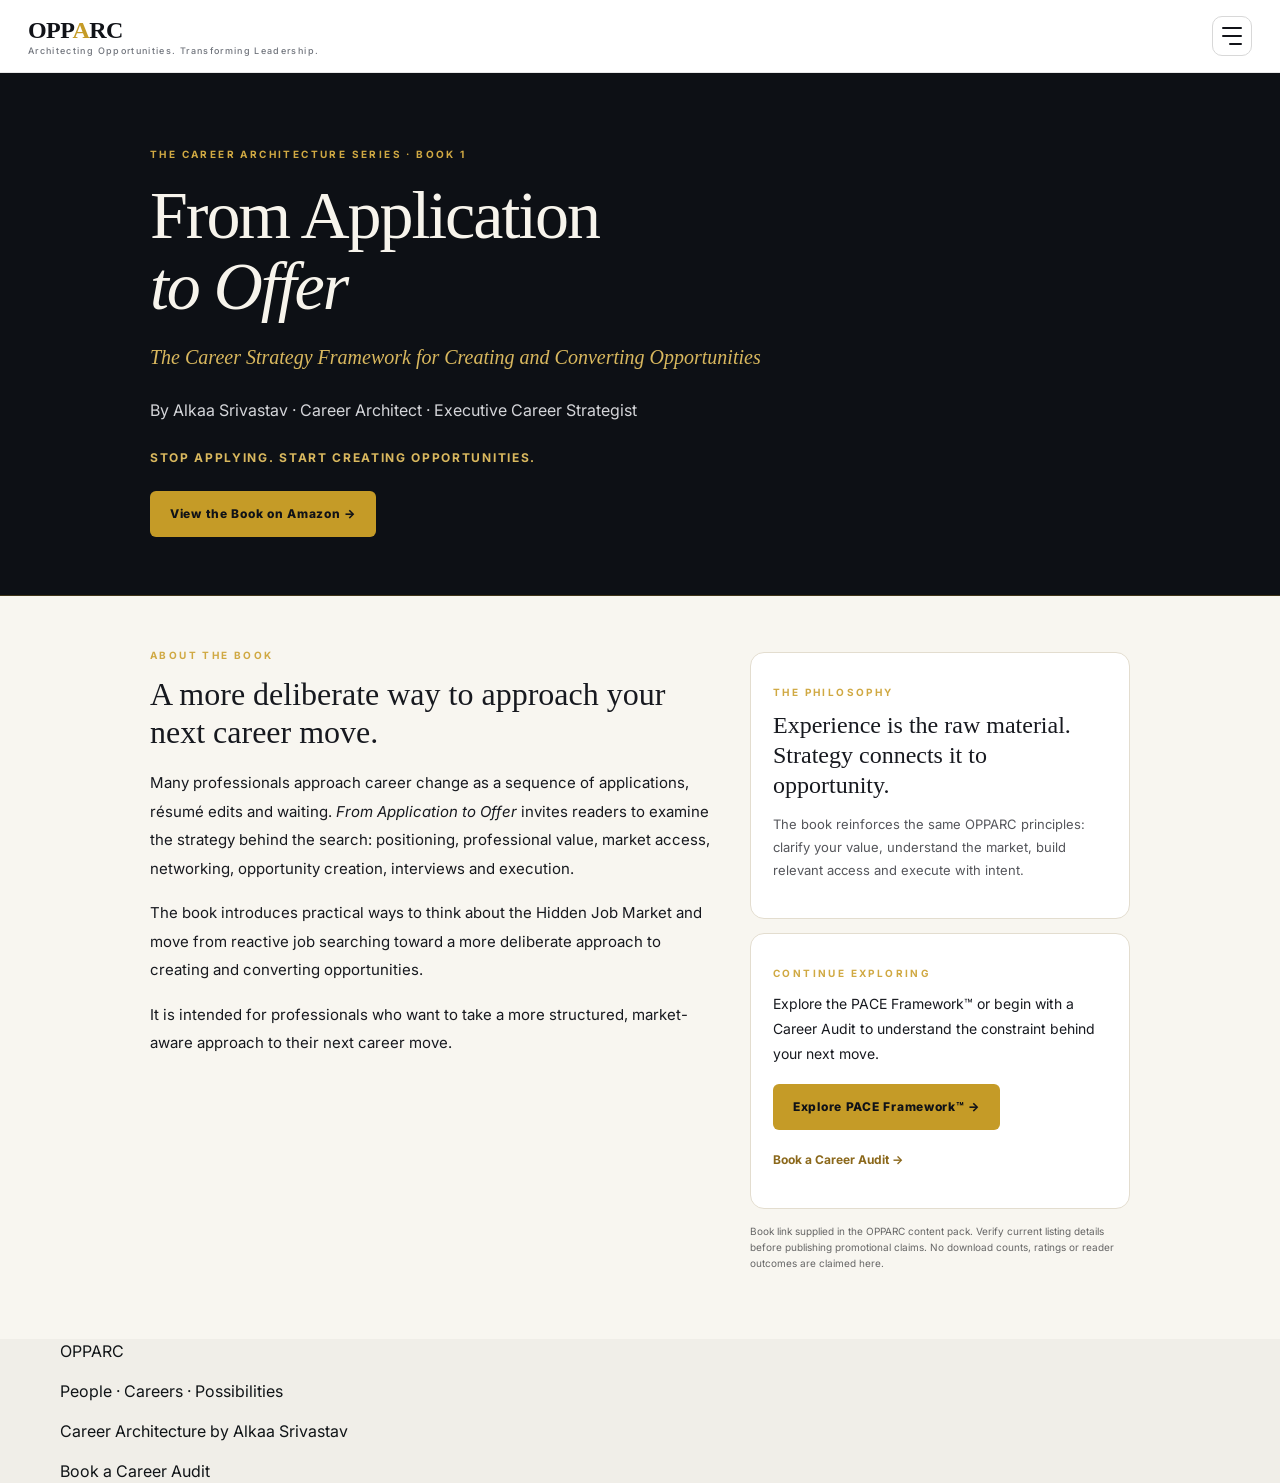
<file: book.html>
<!doctype html>
<html lang="en">
<head>
<meta charset="UTF-8"><meta name="viewport" content="width=device-width,initial-scale=1">
<title>From Application to Offer by Alkaa Srivastav | OPPARC</title>
<meta name="description" content="From Application to Offer by Alkaa Srivastav: a career strategy framework for creating and converting opportunities beyond application-led job searching.">
<link rel="stylesheet" href="css/style.css"><link rel="stylesheet" href="css/opparc-menu.css">
<style>
.book-hero{background:#0d1015;color:#f7f4ec;padding:64px 22px 58px;border-bottom:1px solid #c59b2744}
.book-wrap{max-width:980px;margin:auto}.book-kicker{font-size:10px;letter-spacing:.24em;text-transform:uppercase;color:#d0a943;font-weight:700}
.book-title{font:500 clamp(38px,7vw,68px)/1.05 Georgia,serif;letter-spacing:-.03em;margin:18px 0}
.book-sub{font:italic 20px/1.45 Georgia,serif;color:#d9b85e;max-width:680px}
.book-content{background:#f8f6f0;color:#17191f;padding:42px 22px 58px}
.book-card{background:#fff;border:1px solid #e3ddcf;border-radius:14px;padding:22px;margin:14px 0}
.book-btn{display:inline-block;background:#c59b27;color:#101217;text-decoration:none;padding:14px 20px;border-radius:6px;font-size:12px;font-weight:800;letter-spacing:.06em}
@media(min-width:700px){.book-hero,.book-content{padding-left:7vw;padding-right:7vw}.book-content .book-wrap{display:grid;grid-template-columns:1.2fr .8fr;gap:30px;align-items:start}}
</style>
</head><body>
<header class="opparc-site-header"><div class="opparc-header-inner"><a class="opparc-brand" href="index.html" aria-label="OPPARC home"><span class="opparc-brand-mark">OPP<span class="gold">A</span>RC</span><span class="opparc-brand-tag">Architecting Opportunities. Transforming Leadership.</span></a><button class="opparc-menu-button" aria-label="Open menu" aria-expanded="false"><span></span><span></span><span></span></button></div></header>
<nav class="opparc-menu-panel" aria-label="Main navigation"><div class="opparc-menu-inner"><div class="opparc-menu-grid"><a class="opparc-menu-link" href="index.html">Home <span class="arrow">→</span></a><a class="opparc-menu-link" href="about.html">About Alkaa <span class="arrow">→</span></a><a class="opparc-menu-link" href="index.html#architecture">Career Architecture & PACE <span class="arrow">→</span></a><a class="opparc-menu-link" href="solutions.html">Work With Me <span class="arrow">→</span></a><a class="opparc-menu-link" href="media.html">Insights <span class="arrow">→</span></a><a class="opparc-menu-link is-active" href="book.html">The Book <span class="arrow">→</span></a><a class="opparc-menu-link" href="contact.html">Contact <span class="arrow">→</span></a></div><a class="opparc-menu-cta" href="contact.html">Book a Career Audit <span>→</span></a></div></nav><div class="opparc-menu-backdrop"></div>
<main>
<section class="book-hero"><div class="book-wrap"><p class="book-kicker">The Career Architecture Series · Book 1</p><h1 class="book-title">From Application<br><em>to Offer</em></h1><p class="book-sub">The Career Strategy Framework for Creating and Converting Opportunities</p><p style="max-width:680px;line-height:1.8;color:#d4d5d9;margin:24px 0">By Alkaa Srivastav · Career Architect · Executive Career Strategist</p><p style="font-size:12px;letter-spacing:.14em;text-transform:uppercase;color:#d9b85e;font-weight:700;margin-bottom:24px">Stop Applying. Start Creating Opportunities.</p><a class="book-btn" href="https://www.amazon.in/dp/B0HML3M55X" target="_blank" rel="noopener noreferrer">View the Book on Amazon →</a></div></section>
<section class="book-content"><div class="book-wrap"><div><p class="book-kicker">About the book</p><h2 style="font:500 32px/1.2 Georgia,serif;margin:12px 0 18px">A more deliberate way to approach your next career move.</h2><p style="font-size:15px;line-height:1.9;margin-bottom:16px">Many professionals approach career change as a sequence of applications, résumé edits and waiting. <em>From Application to Offer</em> invites readers to examine the strategy behind the search: positioning, professional value, market access, networking, opportunity creation, interviews and execution.</p><p style="font-size:15px;line-height:1.9;margin-bottom:16px">The book introduces practical ways to think about the Hidden Job Market and move from reactive job searching toward a more deliberate approach to creating and converting opportunities.</p><p style="font-size:15px;line-height:1.9">It is intended for professionals who want to take a more structured, market-aware approach to their next career move.</p></div><aside><div class="book-card"><p class="book-kicker">The philosophy</p><h3 style="font:500 24px/1.25 Georgia,serif;margin:10px 0">Experience is the raw material. Strategy connects it to opportunity.</h3><p style="font-size:13px;line-height:1.8;color:#55565b">The book reinforces the same OPPARC principles: clarify your value, understand the market, build relevant access and execute with intent.</p></div><div class="book-card"><p class="book-kicker">Continue exploring</p><p style="font-size:14px;line-height:1.8;margin:10px 0 18px">Explore the PACE Framework™ or begin with a Career Audit to understand the constraint behind your next move.</p><a class="book-btn" href="index.html#architecture">Explore PACE Framework™ →</a><p style="margin-top:16px"><a href="contact.html" style="color:#8b681b;font-weight:700;font-size:12px">Book a Career Audit →</a></p></div><p style="font-size:10px;color:#666;line-height:1.6">Book link supplied in the OPPARC content pack. Verify current listing details before publishing promotional claims. No download counts, ratings or reader outcomes are claimed here.</p></aside></div></section>
</main><footer class="footer"><div class="container"><a href="index.html">OPPARC</a><p>People · Careers · Possibilities</p><p>Career Architecture by Alkaa Srivastav</p><a href="contact.html">Book a Career Audit</a></div></footer>
<script src="js/opparc-menu.js"></script></body></html>
</file>
<file: css/style.css>
@import url('https://fonts.googleapis.com/css2?family=Cormorant+Garamond:wght@500;600;700&family=Inter:wght@400;500;600;700&display=swap');

:root{
  --ink:#11161a;--navy:#07131c;--ivory:#f7f3ea;--paper:#fbfaf6;
  --gold:#c99636;--gold-soft:#e4c37d;--cream:#f5e8c9;--line:#ddd5c5;
  --serif:"Cormorant Garamond",Georgia,serif;--sans:Inter,Arial,sans-serif;
}
*{box-sizing:border-box}
html{scroll-behavior:smooth}
body{margin:0;background:#efede7;color:var(--ink);font-family:var(--sans);line-height:1.5}
body,button,a{font-synthesis:none}
a{text-decoration:none;color:inherit}
button{font:inherit}
.container{width:min(720px,92%);margin-inline:auto}
.section{padding:68px 0}
.reveal{opacity:0;transform:translateY(18px);transition:opacity .7s ease,transform .7s ease}
.reveal.is-visible{opacity:1;transform:none}

.site-header{position:sticky;top:0;z-index:50;background:rgba(247,243,234,.96);backdrop-filter:blur(14px);border-bottom:1px solid rgba(17,22,26,.06)}
.nav{width:min(720px,92%);height:82px;display:flex;align-items:center;position:relative}
.logo{font:700 34px/.72 var(--serif);letter-spacing:-1.2px}
.logo span{color:var(--gold)}
.logo small{display:block;font:600 8px/1.25 var(--sans);letter-spacing:1.1px;margin-top:9px}
.nav-actions{margin-left:auto;display:flex;align-items:center}
.top-cta{background:var(--gold);color:#fff;padding:12px 16px;border-radius:2px;text-align:center;font-size:10px;line-height:1.25;letter-spacing:.1px;margin-right:18px;transition:transform .2s,background .2s}
.top-cta b{font-size:15px;margin-left:3px}.top-cta:hover{background:#b6812d;transform:translateY(-1px)}
.menu{width:30px;height:28px;padding:2px 0;background:none;border:0;cursor:pointer;display:flex;flex-direction:column;justify-content:center;gap:5px}
.menu span{height:1.5px;width:100%;background:#111;display:block;transition:transform .25s,opacity .25s}
.navlinks{display:none;position:absolute;right:0;top:72px;background:var(--navy);color:#fff;padding:18px 22px;min-width:220px;box-shadow:0 18px 40px rgba(0,0,0,.18)}
.navlinks.open{display:grid;gap:14px}.navlinks a{font-size:12px;letter-spacing:.5px}.navlinks a:hover{color:var(--gold-soft)}

.hero{width:min(720px,92%);min-height:300px;margin-inline:auto;background:linear-gradient(90deg,rgba(4,12,18,.96) 0%,rgba(4,12,18,.78) 48%,rgba(4,12,18,.22) 100%),url('https://images.unsplash.com/photo-1464822759023-fed622ff2c3b?auto=format&fit=crop&w=1800&q=90') center/cover;color:#fff}
.hero-inner{min-height:300px;display:grid;grid-template-columns:1.3fr .7fr;gap:28px;align-items:center}
.hero-copy{padding:32px 0}
.eyebrow{font-size:10px;letter-spacing:3px;margin:0 0 14px;color:rgba(255,255,255,.88)}
.eyebrow i{display:inline-block;width:48px;border-top:1px solid var(--gold);vertical-align:middle;margin-left:9px}
.hero h1{font:600 clamp(45px,7vw,58px)/.88 var(--serif);margin:0;letter-spacing:-1.2px;max-width:520px}
.hero h1 span{color:#d9a64a}
.hero-description{font-size:13px;line-height:1.65;max-width:470px;margin:22px 0 0;color:#eef0ed}
.hero-side{align-self:center;margin-top:0;border-left:2px solid var(--gold);padding:4px 0 4px 18px;font-size:10px;letter-spacing:3px;line-height:1.9;color:#f3efe7}
.hero-side span,.hero-side strong{display:block}.hero-side strong{color:var(--gold-soft);font-weight:500}

.architecture{width:min(720px,92%);margin-inline:auto;background:var(--ivory)}
.section-intro{margin-bottom:38px}
.architecture h2,.market h2{font:700 clamp(42px,6vw,55px)/.9 var(--serif);margin:0;letter-spacing:-.8px}
.lead{font-size:14px;line-height:1.5;margin:10px 0 0;max-width:540px;color:#3f4447}
.five-steps{display:grid;grid-template-columns:repeat(5,1fr);gap:16px}
.arch-step{text-align:center;position:relative}
.round-icon{width:88px;height:88px;margin:0 auto 13px;border:1.5px solid var(--gold);border-radius:50%;background:#fbf1dc;display:grid;place-items:center;transition:transform .25s,box-shadow .25s}
.round-icon svg{width:39px;height:39px;fill:none;stroke:#15191c;stroke-width:1.8;stroke-linecap:round;stroke-linejoin:round}
.arch-step:hover .round-icon{transform:translateY(-4px);box-shadow:0 12px 25px rgba(121,86,27,.12)}
.arch-step b{font-size:10px;letter-spacing:.8px}.arch-step h3{font:700 24px/.9 var(--serif);margin:5px 0 7px}.arch-step p{font-size:11px;line-height:1.35;color:#4b4f52;margin:0}
.arch-step:not(.last)::after{content:"→";position:absolute;right:-16px;top:32px;color:var(--gold);font-size:22px;font-family:var(--serif)}

.pace{width:min(720px,92%);margin:0 auto 68px;background:var(--navy);color:#fff;border-radius:14px;padding:52px 50px 38px;overflow:hidden}
.pace-inner{display:grid;grid-template-columns:1fr;gap:38px}
.pace-copy{max-width:490px}.pace-kicker{font-size:9px;letter-spacing:3px;color:var(--gold);margin:0 0 8px}
.pace h2{font:600 64px/.8 var(--serif);margin:0;letter-spacing:-1px}.pace h2 sup{font:11px var(--sans);vertical-align:top;position:relative;top:-7px;margin-left:3px}
.pace h4{font:500 21px/1.1 var(--sans);margin:13px 0 24px}.pace-copy>p:not(.pace-kicker){font-size:15px;line-height:1.65;color:#e9e9e5;margin:0 0 25px;max-width:430px}
.gold-btn{display:inline-flex;justify-content:center;align-items:center;gap:9px;background:transparent;color:#e3ad45;border:1px solid #d69a2f;border-radius:4px;padding:14px 24px;font-size:13px;font-weight:600;transition:.2s}
.gold-btn:hover{background:#c99636;color:#fff;transform:translateY(-1px)}.gold-btn span{font-size:18px;line-height:0}
.pace-diagram{position:relative;min-height:315px;padding:0 0 48px}
.reference-diagram h3{font:700 31px/.92 var(--serif);margin:0 0 28px;color:#fff;letter-spacing:-.4px}
.diagram-stage{position:relative;height:220px}
.diagram-labels{position:absolute;top:0;height:205px;z-index:2;display:flex;flex-direction:column;justify-content:space-between;color:#dca340;font-size:13px;line-height:1}
.diagram-labels.left{left:0;width:115px;text-align:left}.diagram-labels.right{right:0;width:122px;text-align:left}
.diagram-labels .access{color:#e9e9e5}
.diagram-svg{position:absolute;left:82px;right:82px;top:0;width:calc(100% - 164px);height:205px;overflow:visible}
.diagram-svg path{fill:none;stroke:#bfc0c0;stroke-width:1.5;stroke-linecap:round}
.diagram-svg .messy path{stroke:#b98a37;opacity:.9}
.diagram-svg .aligned path{stroke:#c99537;stroke-width:1.7}
.reference-arrow{position:absolute;left:50%;top:82px;transform:translateX(-50%);width:48px;height:48px;border-radius:50%;background:#c9902f;color:#fff;display:grid;place-items:center;font:34px var(--serif);z-index:4}
.reference-notes{position:absolute;bottom:0;left:0;right:0;display:flex;justify-content:space-between;text-align:center;font-size:10px;line-height:1.35;color:#d8d9d5}
.reference-notes span{width:45%}
.principle-strip{border-top:1px solid rgba(201,150,54,.2);padding-top:28px}.principle-title{display:flex;align-items:center;gap:18px;justify-content:center;font-size:11px;letter-spacing:5px;color:#fff;margin-bottom:26px}.principle-title:before,.principle-title:after{content:"";height:1px;background:#c99636;flex:1}
.principles{display:grid;grid-template-columns:repeat(4,1fr)}.principles>div{text-align:center;border-right:1px solid rgba(255,255,255,.22);min-height:115px}.principles>div:last-child{border:0}.principles strong{display:block;color:#dca340;font:700 40px/.8 var(--serif)}.principles b{display:block;font:600 17px var(--serif);margin-top:10px}.principles span{display:block;font-size:10px;line-height:1.35;color:#d9d9d4;margin-top:7px}

.principle-banner{padding-top:0}.principle-card{background:var(--cream);border-radius:10px;overflow:hidden;display:grid;grid-template-columns:1.08fr .92fr;min-height:300px}.principle-copy{padding:34px 30px}.principle-card h2{font:700 48px/.9 var(--serif);margin:0 0 26px}.principle-list p{display:grid;grid-template-columns:120px 25px 1fr;align-items:center;margin:11px 0;font-size:15px}.principle-list b{font:700 17px var(--serif)}.principle-list span{color:var(--gold);font-size:27px}.principle-list em{font-size:16px}
.principle-image{min-height:300px;background:linear-gradient(90deg,rgba(245,232,201,.08),rgba(245,232,201,0)),url('https://images.unsplash.com/photo-1500534623283-312aade485b7?auto=format&fit=crop&w=1200&q=90') center/cover}

.market{padding-top:0}.market-heading{border:1px solid var(--line);border-bottom:0;border-radius:10px 10px 0 0;padding:30px}.market h2{font-size:46px;max-width:620px}.market-grid{border:1px solid var(--line);display:grid;grid-template-columns:repeat(2,1fr)}.market-grid>div{text-align:center;min-height:185px;padding:30px 28px;display:flex;flex-direction:column;align-items:center;justify-content:center;border-right:1px solid var(--line);border-bottom:1px solid var(--line)}.market-grid>div:nth-child(2n){border-right:0}.market-grid>div:nth-child(3),.market-grid>div:nth-child(4){border-bottom:0}.market-icon{width:52px;height:52px;border-radius:50%;background:#fbf0da;display:grid;place-items:center;color:#8d6b2f;font:600 11px var(--sans);letter-spacing:1px;margin-bottom:15px}.market-grid p{font-size:13px;line-height:1.5;max-width:220px;margin:0;color:#45494c}.quote-box{background:#fbf0dd;border:1px solid #e8d1a1;border-radius:10px;margin-top:18px;padding:27px 30px;font:italic 25px/1.15 var(--serif);position:relative}.quote-box:first-letter{color:var(--gold);font-size:38px}

.final-cta{width:min(720px,92%);margin-inline:auto;background:linear-gradient(90deg,rgba(3,10,15,.92),rgba(3,10,15,.56)),url('https://images.unsplash.com/photo-1464822759023-fed622ff2c3b?auto=format&fit=crop&w=1800&q=90') center/cover;color:#fff;text-align:center;padding:68px 0}.final-cta .eyebrow{color:var(--gold-soft);margin-bottom:13px}.final-cta h2{font:700 clamp(42px,6vw,56px)/.92 var(--serif);max-width:670px;margin:0 auto 20px;letter-spacing:-.8px}.final-cta p:not(.eyebrow){font-size:14px;line-height:1.6;max-width:580px;margin:0 auto 30px;color:#eceeeb}.cta-actions{display:flex;justify-content:center;gap:12px;flex-wrap:wrap}.wide{min-width:250px}.outline-btn{display:inline-flex;justify-content:center;align-items:center;gap:9px;border:1px solid rgba(255,255,255,.8);color:#fff;border-radius:4px;padding:14px 24px;font-size:13px;font-weight:600;transition:.2s}.outline-btn:hover{background:rgba(255,255,255,.1);transform:translateY(-1px)}

@media(max-width:760px){
  .container{width:90%}.site-header{position:sticky}.nav{height:72px}.logo{font-size:29px}.logo small{font-size:7px;letter-spacing:.8px}.top-cta{font-size:9px;padding:9px 10px;margin-right:10px;max-width:175px}
  .navlinks{top:72px;right:0;width:88vw;min-width:0;padding:24px}.navlinks.open{display:grid}
  .hero,.hero-inner{min-height:490px}.hero-inner{display:block;padding-top:58px}.hero-copy{padding:0}.eyebrow{font-size:9px;letter-spacing:2.6px;margin-bottom:14px}.hero h1{font-size:50px;line-height:.88;max-width:100%}.hero-description{font-size:12px;line-height:1.55;max-width:100%;margin-top:20px}.hero-side{margin-top:30px;font-size:9px;letter-spacing:2.6px;line-height:1.8}
  .section{padding:58px 0}.section-intro{margin-bottom:34px}.architecture h2{font-size:43px}.lead{font-size:13px}
  .five-steps{grid-template-columns:1fr 1fr;gap:36px 16px}.arch-step:not(.last)::after{display:none}.round-icon{width:82px;height:82px}.arch-step h3{font-size:23px}.arch-step p{font-size:11px;max-width:130px;margin-inline:auto}.arch-step.last{grid-column:1/3}
  .pace{width:90%;border-radius:12px;padding:36px 22px 30px;margin-bottom:58px}.pace-inner{gap:38px}.pace h2{font-size:56px}.pace h4{font-size:18px;margin:11px 0 20px}.pace-copy>p:not(.pace-kicker){font-size:13px;line-height:1.65}.gold-btn{font-size:12px;padding:13px 18px}
  .pace-diagram{min-height:315px;padding-bottom:48px}.reference-diagram h3{font-size:27px;margin-bottom:24px}.diagram-stage{height:205px}.diagram-labels{font-size:10px}.diagram-labels.left{width:82px}.diagram-labels.right{width:88px}.diagram-svg{left:62px;right:62px;width:calc(100% - 124px);height:190px}.reference-arrow{width:38px;height:38px;top:75px;font-size:28px}.reference-notes{font-size:8.5px}
  .principle-title{font-size:9px;letter-spacing:3px;gap:9px}.principles{grid-template-columns:1fr 1fr;row-gap:24px}.principles>div{min-height:100px}.principles>div:nth-child(2){border-right:0}.principles>div:nth-child(3),.principles>div:nth-child(4){border-top:1px solid rgba(255,255,255,.22);padding-top:20px}.principles strong{font-size:34px}.principles b{font-size:15px}
  .principle-card{grid-template-columns:1fr;min-height:0}.principle-copy{padding:28px 24px}.principle-card h2{font-size:42px;margin-bottom:22px}.principle-list p{grid-template-columns:100px 22px 1fr;font-size:13px;margin:12px 0}.principle-list b{font-size:15px}.principle-list em{font-size:14px}.principle-image{height:210px;min-height:0}
  .market-heading{padding:24px}.market h2{font-size:39px}.market-grid>div{min-height:175px;padding:24px 16px}.market-grid p{font-size:11px}.quote-box{font-size:21px;padding:24px 22px}
  .final-cta{padding:72px 0}.final-cta h2{font-size:42px}.final-cta p:not(.eyebrow){font-size:12px}.cta-actions{flex-direction:column;align-items:stretch}.wide{width:100%;min-width:0}
}
@media(max-width:420px){
  .top-cta{display:none}.nav{height:68px}.navlinks{top:68px}.hero,.hero-inner{min-height:475px}.hero-inner{padding-top:50px}.hero h1{font-size:43px}.hero-description{font-size:11.5px}.hero-side{margin-top:24px}
  .architecture h2{font-size:39px}.five-steps{gap:32px 8px}.round-icon{width:76px;height:76px}.round-icon svg{width:34px;height:34px}.arch-step h3{font-size:21px}.arch-step p{font-size:10.5px}
  .pace{padding:32px 18px 28px}.pace-diagram{min-height:290px}.reference-diagram h3{font-size:23px}.diagram-stage{height:190px}.diagram-labels{font-size:8.5px}.diagram-labels.left{width:66px}.diagram-labels.right{width:72px}.diagram-svg{left:50px;right:50px;width:calc(100% - 100px);height:175px}.reference-arrow{width:34px;height:34px;top:70px;font-size:25px}.reference-notes{font-size:7.5px}.principle-title{font-size:8px;letter-spacing:2.6px}.market h2{font-size:34px}.market-grid p{font-size:10.5px}.final-cta h2{font-size:37px}
}
@media(prefers-reduced-motion:reduce){html{scroll-behavior:auto}.reveal{opacity:1;transform:none;transition:none}}


/* PREMIUM OPPARC REDESIGN */
body{background:#f0eee8;color:#101417}
.container{width:min(1160px,92%)}
.section{padding:96px 0}
.site-header{background:rgba(247,243,234,.9);backdrop-filter:blur(18px);border-bottom:1px solid rgba(17,22,26,.08)}
.nav{width:min(1160px,92%);height:86px}
.logo{font-size:38px;letter-spacing:-1.6px}
.logo small{text-transform:uppercase;letter-spacing:1.5px}
.top-cta{padding:13px 18px;font-size:11px;border-radius:3px;box-shadow:0 7px 22px rgba(143,99,30,.16)}
.navlinks{top:78px;border:1px solid rgba(228,183,94,.2);box-shadow:0 22px 55px rgba(0,0,0,.22)}

.hero{width:min(1160px,92%);min-height:590px;margin:26px auto 0;box-shadow:0 24px 70px rgba(9,17,23,.16);background:linear-gradient(90deg,rgba(4,12,18,.97) 0%,rgba(4,12,18,.82) 43%,rgba(4,12,18,.22) 76%,rgba(4,12,18,.08) 100%),url('https://images.unsplash.com/photo-1500534623283-312aade485b7?auto=format&fit=crop&w=2200&q=92') center/cover}
.hero:after{content:"";position:absolute;inset:20px;border:1px solid rgba(255,255,255,.16);pointer-events:none}
.hero:before{content:"01 — ARCHITECTURE";position:absolute;right:30px;top:32px;z-index:3;font-size:9px;letter-spacing:2.4px;color:rgba(255,255,255,.62)}
.hero-inner{width:min(1160px,92%);min-height:590px;grid-template-columns:minmax(0,1.25fr) minmax(260px,.75fr);gap:80px;padding:70px}
.hero h1{font-size:clamp(58px,7vw,88px);line-height:.84;letter-spacing:-2.3px}
.hero-description{font-size:14px;line-height:1.75;max-width:540px;margin-top:28px}
.hero-side{border-left:1px solid var(--gold-soft);padding-left:24px;font-size:11px;letter-spacing:3.6px;line-height:2;text-transform:uppercase}

.architecture{width:100%;margin:0;background:var(--ivory)}
.section-intro{display:grid;grid-template-columns:1fr .7fr;align-items:end;gap:50px;margin-bottom:55px}
.architecture h2,.market h2{font-size:clamp(54px,6vw,76px);line-height:.82;letter-spacing:-1.8px}
.lead{font-size:15px;line-height:1.65;color:#5c6264}
.five-steps{gap:0;border-top:1px solid var(--line);border-bottom:1px solid var(--line)}
.arch-step{text-align:left;padding:30px 24px 34px;border-right:1px solid var(--line)}
.arch-step:first-child{padding-left:0}.arch-step:last-child{padding-right:0;border-right:0}
.round-icon{width:70px;height:70px;margin:0 0 25px;background:#f8edd6}
.arch-step>b{font-size:10px;letter-spacing:1.6px;color:var(--gold)}
.arch-step h3{font-size:29px;line-height:.9;margin:7px 0 9px}
.arch-step p{font-size:12px;line-height:1.45;color:#5c6264;max-width:150px}
.arch-step:not(.last):after{content:"↗";right:18px;top:88px;font-size:22px}

.pace{width:min(1160px,92%);margin:0 auto 96px;border-radius:4px;padding:68px 68px 52px;background:radial-gradient(circle at 78% 20%,rgba(201,149,56,.14),transparent 28%),linear-gradient(135deg,#08141d,#0d202c)}
.pace-inner{grid-template-columns:.78fr 1.22fr;gap:70px;align-items:center}
.pace:before{content:"02";position:absolute;top:25px;right:45px;font:700 110px/.8 var(--serif);color:rgba(255,255,255,.035)}
.pace h2{font-size:82px;line-height:.75}.pace h4{font-size:19px;margin:18px 0 22px}.pace-copy>p:not(.pace-kicker){font-size:14px;line-height:1.75}
.pace-diagram{min-height:330px}.reference-diagram h3{font-size:35px}
.principle-title{font-size:10px;letter-spacing:5px}.principles strong{font-size:43px}.principles b{font-size:16px}.principles span{font-size:9px}

.principle-card{grid-template-columns:1fr 1fr;min-height:360px;border:1px solid #dfd0b0;border-radius:0}
.principle-copy{padding:54px}.principle-card h2{font-size:58px;line-height:.84}
.principle-list p{grid-template-columns:130px 28px 1fr;margin:15px 0}
.principle-image{min-height:360px;background:linear-gradient(90deg,rgba(238,226,200,.18),rgba(238,226,200,0)),url('https://images.unsplash.com/photo-1464822759023-fed622ff2c3b?auto=format&fit=crop&w=1600&q=92') center/cover}

.market{padding-top:0}.market-heading{padding:0 0 35px;border-bottom:1px solid var(--line)}
.market h2{font-size:58px;max-width:760px}
.market-grid{grid-template-columns:repeat(4,1fr);border-top:0}
.market-grid>div{min-height:225px;padding:34px 28px;text-align:left;align-items:flex-start;justify-content:space-between;border-right:1px solid var(--line)}
.market-grid>div:last-child{border-right:0}.market-grid p{font-size:13px;line-height:1.55;max-width:190px}
.quote-box{margin-top:18px;padding:30px 42px;font-size:29px;background:#fbf0dd}
.quote-box:before{content:"“";position:absolute;left:15px;top:13px;color:var(--gold);font:700 50px/.7 var(--serif)}

.final-cta{width:100%;margin:0;padding:105px 0;background:linear-gradient(90deg,rgba(3,10,15,.96),rgba(3,10,15,.68)),url('https://images.unsplash.com/photo-1464822759023-fed622ff2c3b?auto=format&fit=crop&w=2200&q=92') center/cover}
.final-cta .container{max-width:800px}.final-cta h2{font-size:clamp(52px,6vw,78px);line-height:.84;letter-spacing:-1.7px}
.outline-btn{border-radius:3px}

@media(max-width:900px){
 .hero-inner{padding:60px 48px}.section-intro{grid-template-columns:1fr;gap:18px}
 .five-steps{grid-template-columns:repeat(3,1fr)}
 .arch-step:nth-child(3){border-right:0}.arch-step:nth-child(4),.arch-step:nth-child(5){border-top:1px solid var(--line)}
 .arch-step:not(.last):after{display:none}.pace-inner{grid-template-columns:1fr;gap:55px}.pace-copy{max-width:600px}
 .market-grid{grid-template-columns:repeat(2,1fr)}.market-grid>div:nth-child(2){border-right:0}
 .market-grid>div:nth-child(3),.market-grid>div:nth-child(4){border-top:1px solid var(--line)}
 .principle-card{grid-template-columns:1fr}.principle-image{min-height:300px}
}
@media(max-width:640px){
 .section{padding:68px 0}.nav{height:72px}.logo{font-size:30px}.top-cta{font-size:9px;padding:9px 10px}
 .hero{width:90%;min-height:620px;margin-top:14px;background:linear-gradient(180deg,rgba(4,12,18,.76),rgba(4,12,18,.96)),url('https://images.unsplash.com/photo-1500534623283-312aade485b7?auto=format&fit=crop&w=1400&q=90') center/cover}
 .hero:after{inset:12px}.hero-inner{min-height:620px;width:90%;display:flex;flex-direction:column;align-items:flex-start;justify-content:center;padding:70px 32px;gap:30px}
 .hero h1{font-size:49px;line-height:.87}.hero-description{font-size:12px;line-height:1.65}.hero-side{align-self:flex-start;margin:0;font-size:8px;letter-spacing:2.5px}
 .section-intro{margin-bottom:38px}.architecture h2{font-size:49px}.five-steps{grid-template-columns:1fr 1fr}
 .arch-step,.arch-step:first-child,.arch-step:last-child{padding:28px 16px}.arch-step:nth-child(3){border-right:1px solid var(--line)}.arch-step:nth-child(4){border-right:0}.arch-step:last-child{grid-column:1/-1}
 .round-icon{width:64px;height:64px;margin-bottom:20px}.arch-step h3{font-size:25px}.arch-step p{font-size:11px}
 .pace{width:90%;padding:42px 22px 34px;margin-bottom:68px}.pace h2{font-size:62px}.pace h4{font-size:17px}.pace-copy>p:not(.pace-kicker){font-size:12px}
 .reference-diagram h3{font-size:28px}.diagram-labels{font-size:8.5px}.diagram-labels.left{width:65px}.diagram-labels.right{width:72px}.diagram-svg{left:48px;right:48px;width:calc(100% - 96px);height:180px}.reference-arrow{width:36px;height:36px;top:70px;font-size:26px}.reference-notes{font-size:7.5px}
 .principles{grid-template-columns:1fr 1fr;row-gap:24px}.principles>div:nth-child(2){border-right:0}.principles>div:nth-child(3),.principles>div:nth-child(4){border-top:1px solid rgba(255,255,255,.18);padding-top:20px}
 .principle-copy{padding:36px 26px}.principle-card h2{font-size:47px}.principle-list p{grid-template-columns:105px 22px 1fr;font-size:12px}.principle-image{height:250px;min-height:0}
 .market h2{font-size:45px}.market-grid{grid-template-columns:1fr 1fr}.market-grid>div{min-height:190px;padding:25px 17px}.market-grid p{font-size:11px}.quote-box{font-size:22px;padding:28px 28px 28px 38px}
 .final-cta{padding:78px 0}.final-cta h2{font-size:49px}.final-cta p:not(.eyebrow){font-size:12px}.cta-actions{flex-direction:column;align-items:stretch}.wide{width:100%;min-width:0}
}
@media(max-width:420px){
 .top-cta{display:none}.hero,.hero-inner{min-height:570px}.hero-inner{padding:62px 26px}.hero h1{font-size:43px}.hero-description{font-size:11.5px}
 .architecture h2{font-size:42px}.arch-step h3{font-size:23px}.arch-step p{font-size:10px}.pace{padding:36px 18px 30px}.pace h2{font-size:57px}
 .reference-diagram h3{font-size:24px}.diagram-labels{font-size:7.5px}.diagram-labels.left{width:57px}.diagram-labels.right{width:64px}.diagram-svg{left:43px;right:43px;width:calc(100% - 86px);height:170px}.reference-arrow{width:32px;height:32px;top:68px;font-size:23px}
 .market h2{font-size:38px}.market-grid{grid-template-columns:1fr}.market-grid>div{border-right:0!important;border-top:1px solid var(--line)}.market-grid>div:first-child{border-top:0}.final-cta h2{font-size:42px}
}

/* =========================================================
   OPPARC — PREMIUM EDITORIAL HOMEPAGE
   ========================================================= */
.op-home{--op-ink:#10181c;--op-paper:#f4f0e7;--op-paper2:#ebe5d8;--op-navy:#09161d;--op-gold:#c7953d;--op-line:#cfc7b7;--op-serif:"Playfair Display",Georgia,serif;--op-sans:"DM Sans",Arial,sans-serif;background:var(--op-paper);color:var(--op-ink);font-family:var(--op-sans)}
.op-home *{box-sizing:border-box}.op-home a{text-decoration:none}.op-wrap{width:min(1180px,88vw);margin:auto}
.op-nav{position:fixed;z-index:100;top:0;left:0;width:100%;background:rgba(244,240,231,.86);backdrop-filter:blur(16px);border-bottom:1px solid rgba(16,24,28,.09)}
.op-nav-inner{width:min(1280px,92vw);height:88px;margin:auto;display:flex;align-items:center;gap:36px}
.op-brand{color:var(--op-ink);font:600 32px/.7 var(--op-serif);letter-spacing:-1.7px;display:grid;grid-template-columns:auto auto auto;align-items:center;width:285px}
.op-brand b{color:var(--op-gold);font-weight:600}.op-brand small{grid-column:1/-1;margin-top:10px;font:600 7px/1.2 var(--op-sans);letter-spacing:1.65px;color:#667075}
.op-desktop-nav{display:flex;gap:30px;margin-left:auto}.op-desktop-nav a{font-size:10px;font-weight:600;letter-spacing:1px;text-transform:uppercase;color:#495257;transition:.25s}.op-desktop-nav a:hover{color:var(--op-gold)}
.op-nav-cta{margin-left:10px;border:1px solid #b88a3a;background:var(--op-gold);color:white!important;padding:13px 17px;font-size:9px;font-weight:600;letter-spacing:.7px;text-transform:uppercase}.op-nav-cta span{font-size:15px;margin-left:8px}
.op-menu,.op-mobile-menu{display:none}

.op-hero{height:100vh;min-height:720px;position:relative;overflow:hidden;background:#071219;color:white}
.op-hero-image{position:absolute;inset:0;background:url("https://images.unsplash.com/photo-1500534623283-312aade485b7?auto=format&fit=crop&w=2400&q=92") center/cover;transform:scale(1.02)}
.op-hero-overlay{position:absolute;inset:0;background:linear-gradient(90deg,rgba(3,11,16,.98) 0%,rgba(3,11,16,.86) 39%,rgba(3,11,16,.38) 70%,rgba(3,11,16,.18)),linear-gradient(0deg,rgba(3,11,16,.7),transparent 45%)}
.op-hero-grid{position:relative;z-index:2;width:min(1180px,88vw);height:100%;margin:auto;display:grid;grid-template-columns:1fr 290px;align-items:center;gap:80px;padding-top:65px}
.op-label{font:600 9px/1 var(--op-sans);letter-spacing:3px;color:#69737a;text-transform:uppercase;margin:0 0 28px}.op-label span{color:var(--op-gold);margin-right:16px}.op-hero .op-label{color:#d7dbda}
.op-hero h1{font:600 clamp(58px,7vw,96px)/.94 var(--op-serif);letter-spacing:-3.5px;margin:0;max-width:850px}.op-hero h1 em,.op-intro h2 em,.op-principle-grid h2 em,.op-final h2 em{font-style:normal;color:#d8a44b}
.op-hero-copy{font-size:14px;line-height:1.75;color:#d4d9d8;max-width:530px;margin:30px 0 34px}
.op-text-link{display:inline-flex;gap:18px;align-items:center;color:white;text-transform:uppercase;letter-spacing:1.4px;font-size:9px;border-bottom:1px solid rgba(216,164,75,.7);padding-bottom:11px}.op-text-link span{font-size:16px;color:#d8a44b}
.op-hero-side{height:100%;display:flex;flex-direction:column;justify-content:center;align-items:flex-end;gap:100px}.op-vertical{writing-mode:vertical-rl;transform:rotate(180deg);font-size:8px;letter-spacing:3.2px;color:#d2d6d4;line-height:2}.op-hero-number{font:600 39px/.8 var(--op-serif);letter-spacing:-1px;text-align:right;color:#e4e0d6}.op-hero-number span{color:#d8a44b}.op-hero-number small{display:block;font:600 7px var(--op-sans);letter-spacing:2.3px;color:#bfc5c3;margin-top:10px}
.op-hero-bottom{position:absolute;z-index:3;bottom:26px;left:6vw;right:6vw;border-top:1px solid rgba(255,255,255,.19);padding-top:12px;display:flex;justify-content:space-between;font-size:7px;letter-spacing:2px;color:#bbc1bf}

.op-intro{padding:130px 0 150px;background:var(--op-paper)}.op-section-meta{display:flex;gap:28px;color:#8c938f;border-bottom:1px solid var(--op-line);padding-bottom:13px;font-size:8px;letter-spacing:2.5px}.op-section-meta span:first-child{color:var(--op-gold)}
.op-intro-head{display:grid;grid-template-columns:1.1fr .6fr;gap:90px;align-items:end;padding:55px 0 72px}.op-intro h2{font:600 clamp(54px,6vw,82px)/.92 var(--op-serif);letter-spacing:-2.8px;margin:0}.op-intro-head>p{font-size:14px;line-height:1.8;color:#626b6d;margin:0;max-width:380px}
.op-steps{display:grid;grid-template-columns:repeat(5,1fr);border-top:1px solid var(--op-line);border-bottom:1px solid var(--op-line)}.op-steps article{min-height:310px;padding:25px 24px 30px;border-right:1px solid var(--op-line);position:relative;transition:.3s}.op-steps article:last-child{border:0}.op-steps article:hover{background:#ece6da;transform:translateY(-5px)}
.op-step-no{font-size:8px;letter-spacing:2px;color:var(--op-gold)}.op-step-icon{font:34px var(--op-serif);margin:38px 0 42px;color:#20282b}.op-steps h3{font:600 31px/1 var(--op-serif);margin:0 0 12px;letter-spacing:-.6px}.op-steps p{font-size:11px;line-height:1.6;color:#667073;max-width:145px}.op-steps article>b{position:absolute;bottom:27px;left:24px;font-size:7px;letter-spacing:2px;color:#8d9694}

.op-pace{padding:115px 0 100px;background:var(--op-navy);color:white;position:relative;overflow:hidden}.op-pace:before{content:"PACE";position:absolute;right:-40px;top:10px;font:700 280px/.8 var(--op-serif);color:rgba(255,255,255,.025);letter-spacing:-15px}.dark-label{color:#9fa9aa}.op-pace-top{display:grid;grid-template-columns:1fr .6fr;gap:100px;align-items:end;border-bottom:1px solid rgba(255,255,255,.12);padding-bottom:58px}.op-pace h2{font:600 110px/.7 var(--op-serif);letter-spacing:-5px;margin:0;color:#f0e9db}.op-pace h2 sup{font:12px var(--op-sans);vertical-align:top;position:relative;top:-15px;margin-left:4px;color:var(--op-gold)}.op-pace-title{font-size:12px;letter-spacing:1px;margin:22px 0 0;color:#d3d5d1}.op-pace-intro{font-size:13px;line-height:1.8;color:#aeb7b7;max-width:400px;margin:0}
.op-pace-visual{display:grid;grid-template-columns:145px 1fr 150px;align-items:center;min-height:320px;border-bottom:1px solid rgba(255,255,255,.12)}.op-visual-col{display:flex;flex-direction:column;justify-content:space-between;height:205px;font-size:8px;letter-spacing:1.8px}.op-visual-col span:nth-child(4){color:var(--op-gold)}.op-clean span:last-child{color:var(--op-gold)}
.op-mesh{height:230px;position:relative}.op-mesh i{position:absolute;left:0;right:0;height:1px;background:linear-gradient(90deg,transparent,#aa7d37 20%,#d2a044 52%,transparent);transform-origin:left center;opacity:.7}.op-mesh i:nth-child(1){top:30px;transform:rotate(8deg)}.op-mesh i:nth-child(2){top:72px;transform:rotate(-12deg)}.op-mesh i:nth-child(3){top:112px;transform:rotate(5deg)}.op-mesh i:nth-child(4){top:154px;transform:rotate(-7deg)}.op-mesh i:nth-child(5){top:198px;transform:rotate(11deg)}.op-mesh:before{content:"";position:absolute;left:45%;top:15px;height:200px;width:1px;background:rgba(255,255,255,.08)}.op-mesh div{position:absolute;left:47%;top:91px;width:48px;height:48px;border-radius:50%;background:var(--op-gold);display:grid;place-items:center;font-size:25px;box-shadow:0 0 0 9px rgba(199,149,61,.08)}
.op-pace-note{display:flex;justify-content:space-between;text-align:center;font-size:8px;line-height:1.7;letter-spacing:1.5px;color:#7f898a;padding:24px 145px}.op-pace-note b{color:#d6a04a;font-weight:500}
.op-principle{padding-top:50px}.op-principle>p{text-align:center;font-size:8px;letter-spacing:4px;color:#aab1b0;display:flex;align-items:center;gap:20px}.op-principle>p:before,.op-principle>p:after{content:"";height:1px;background:#87672e;flex:1}.op-principle>div{display:grid;grid-template-columns:repeat(4,1fr);margin-top:34px}.op-principle article{text-align:center;border-right:1px solid rgba(255,255,255,.13);padding:0 25px}.op-principle article:last-child{border:0}.op-principle article>b{display:block;font:600 52px/.8 var(--op-serif);color:#d7a34c}.op-principle article strong{display:block;font:600 16px var(--op-serif);margin:15px 0 8px}.op-principle article span{display:block;font-size:8px;line-height:1.5;color:#9ba4a4}

.op-principle-wide{padding:0;background:var(--op-paper2)}.op-principle-grid{display:grid;grid-template-columns:1fr 1fr;min-height:600px}.op-principle-grid>div:first-child{padding:115px 80px 90px 0}.op-principle-grid h2{font:600 clamp(50px,5vw,73px)/.94 var(--op-serif);letter-spacing:-2px;margin:0 0 65px}.op-principle-list p{border-top:1px solid var(--op-line);padding:17px 0;margin:0;font-size:13px;display:grid;grid-template-columns:42px 150px 1fr}.op-principle-list b{color:var(--op-gold);font-size:8px;letter-spacing:1px}.op-principle-list span{color:#697174}.op-mountain{position:relative;background:linear-gradient(180deg,rgba(5,17,23,.05),rgba(5,17,23,.7)),url("https://images.unsplash.com/photo-1464822759023-fed622ff2c3b?auto=format&fit=crop&w=1600&q=92") center/cover;min-height:600px}.op-mountain:after{content:"";position:absolute;inset:25px;border:1px solid rgba(255,255,255,.28)}.op-mountain div{position:absolute;z-index:2;bottom:52px;left:48px;color:white;font:600 34px/.95 var(--op-serif);letter-spacing:-.5px}.op-mountain small{font:600 7px var(--op-sans);letter-spacing:3px;color:#e0aa50}

.op-market{padding:130px 0 140px;background:var(--op-paper)}.op-market-head{display:grid;grid-template-columns:1fr .55fr;gap:80px;align-items:end;padding-bottom:60px;border-bottom:1px solid var(--op-line)}.op-market h2{font:600 clamp(50px,5.5vw,76px)/.92 var(--op-serif);letter-spacing:-2.5px;margin:0}.op-market-head>p{font-size:13px;line-height:1.8;color:#687174;margin:0}.op-market-grid{display:grid;grid-template-columns:repeat(4,1fr);border-bottom:1px solid var(--op-line)}.op-market-grid article{min-height:250px;padding:28px 28px 35px 0;border-right:1px solid var(--op-line);display:flex;flex-direction:column;justify-content:space-between}.op-market-grid article+article{padding-left:28px}.op-market-grid article:last-child{border:0}.op-market-grid span{font-size:8px;letter-spacing:2px;color:var(--op-gold)}.op-market-grid h3{font:600 25px/1.08 var(--op-serif);margin:0;max-width:210px}.op-market blockquote{margin:0;padding:38px 0 0;font:italic 28px/1.3 var(--op-serif);max-width:800px;color:#303a3d}

.op-final{position:relative;min-height:700px;color:white;display:flex;align-items:center;overflow:hidden}.op-final-bg{position:absolute;inset:0;background:linear-gradient(90deg,rgba(4,12,17,.97),rgba(4,12,17,.68)),url("https://images.unsplash.com/photo-1500534314209-a25ddb2bd429?auto=format&fit=crop&w=2200&q=92") center/cover}.op-final-inner{position:relative;z-index:2;padding:130px 0}.op-final h2{font:600 clamp(55px,6.5vw,90px)/.9 var(--op-serif);letter-spacing:-3px;margin:0 0 30px}.op-final-inner>p:not(.op-label){font-size:13px;line-height:1.8;color:#d1d6d4;max-width:530px}.op-final-inner>div{display:flex;gap:12px;margin-top:35px}.op-final-inner a{display:inline-flex;align-items:center;justify-content:space-between;min-width:250px;padding:16px 19px;border:1px solid #d1a052;color:white;font-size:9px;letter-spacing:1px;text-transform:uppercase}.op-final-inner a:first-child{background:var(--op-gold);border-color:var(--op-gold)}.op-final-inner a span{font-size:17px}

@media(max-width:900px){.op-desktop-nav{display:none}.op-nav-inner{height:76px}.op-brand{width:auto;margin-right:auto}.op-nav-cta{display:none}.op-menu{display:flex;width:36px;height:30px;background:none;border:0;flex-direction:column;justify-content:center;gap:8px}.op-menu i{display:block;height:1px;background:#182126;width:100%}.op-mobile-menu{position:absolute;right:4vw;top:76px;width:280px;background:#0a171e;color:white;padding:25px;box-shadow:0 25px 55px rgba(0,0,0,.2)}.op-mobile-menu.open{display:grid;gap:18px}.op-mobile-menu a{font-size:10px;letter-spacing:1.2px;text-transform:uppercase}.op-hero-grid{grid-template-columns:1fr 110px;gap:30px}.op-hero h1{font-size:clamp(52px,8vw,76px)}.op-intro-head,.op-pace-top,.op-market-head{grid-template-columns:1fr;gap:30px}.op-steps{grid-template-columns:repeat(3,1fr)}.op-steps article:nth-child(3){border-right:0}.op-steps article:nth-child(4),.op-steps article:nth-child(5){border-top:1px solid var(--op-line)}.op-pace-visual{grid-template-columns:110px 1fr 120px}.op-pace-note{padding-inline:110px}.op-principle-grid{grid-template-columns:1fr}.op-principle-grid>div:first-child{padding:90px 0}.op-mountain{min-height:450px}.op-market-grid{grid-template-columns:1fr 1fr}.op-market-grid article:nth-child(2){border-right:0}.op-market-grid article:nth-child(3),.op-market-grid article:nth-child(4){border-top:1px solid var(--op-line)}}
@media(max-width:600px){.op-wrap{width:88vw}.op-brand{font-size:27px}.op-brand small{font-size:5.5px;letter-spacing:1px}.op-hero{min-height:720px;height:100svh}.op-hero-image{background-position:62% center}.op-hero-overlay{background:linear-gradient(180deg,rgba(3,11,16,.55),rgba(3,11,16,.96) 78%)}.op-hero-grid{grid-template-columns:1fr;padding-top:65px;align-items:end;padding-bottom:100px}.op-hero-side{display:none}.op-hero h1{font-size:48px;line-height:.94;letter-spacing:-1.8px}.op-hero-copy{font-size:12px;margin:22px 0 28px}.op-hero-bottom{left:6vw;right:6vw;font-size:6px}.op-hero-bottom span:nth-child(2){display:none}
.op-intro{padding:90px 0}.op-intro-head{padding:42px 0 50px}.op-intro h2{font-size:48px}.op-intro-head>p{font-size:12px}.op-steps{grid-template-columns:1fr 1fr}.op-steps article{min-height:260px;padding:22px 17px}.op-steps article:nth-child(2){border-right:0}.op-steps article:nth-child(3){border-right:1px solid var(--op-line)}.op-steps article:nth-child(5){grid-column:1/-1}.op-step-icon{margin:28px 0 32px}.op-steps h3{font-size:25px}.op-steps article>b{left:17px}
.op-pace{padding:90px 0}.op-pace h2{font-size:76px}.op-pace-top{padding-bottom:42px}.op-pace-intro{font-size:12px}.op-pace-visual{grid-template-columns:75px 1fr 78px;min-height:250px}.op-visual-col{font-size:6.5px;height:180px}.op-mesh{height:200px}.op-mesh i:nth-child(1){top:28px}.op-mesh i:nth-child(2){top:65px}.op-mesh i:nth-child(3){top:102px}.op-mesh i:nth-child(4){top:139px}.op-mesh i:nth-child(5){top:176px}.op-mesh div{width:38px;height:38px;top:81px;left:45%;font-size:20px}.op-pace-note{padding:20px 0;font-size:6.5px}.op-principle>div{grid-template-columns:1fr 1fr;row-gap:30px}.op-principle article:nth-child(2){border:0}.op-principle article:nth-child(3),.op-principle article:nth-child(4){border-top:1px solid rgba(255,255,255,.13);padding-top:25px}.op-principle article>b{font-size:40px}
.op-principle-grid>div:first-child{padding:75px 0}.op-principle-grid h2{font-size:48px;margin-bottom:45px}.op-principle-list p{grid-template-columns:34px 100px 1fr;font-size:11px}.op-mountain{min-height:330px}.op-mountain div{left:30px;bottom:35px;font-size:25px}
.op-market{padding:90px 0}.op-market h2{font-size:47px}.op-market-grid{grid-template-columns:1fr 1fr}.op-market-grid article{min-height:210px;padding:22px 15px 25px 0}.op-market-grid article+article{padding-left:15px}.op-market-grid h3{font-size:21px}.op-market blockquote{font-size:23px}
.op-final{min-height:650px}.op-final-inner{padding:90px 0}.op-final h2{font-size:48px;letter-spacing:-1.5px}.op-final-inner>div{flex-direction:column}.op-final-inner a{width:100%}}
@media(max-width:380px){.op-hero h1{font-size:42px}.op-intro h2{font-size:43px}.op-market h2{font-size:42px}.op-steps h3{font-size:22px}}
</file>
<file: css/opparc-menu.css>
/* OPPARC Master Navigation — premium editorial / luxury opening */
.opparc-site-header{position:sticky;top:0;z-index:1000;background:#fff;border-bottom:1px solid #e7e7e7;font-family:Inter,system-ui,sans-serif}
.opparc-header-inner{min-height:72px;padding:14px 16px;display:flex;align-items:center;justify-content:space-between}
.opparc-brand{display:flex;flex-direction:column;justify-content:center;text-decoration:none;line-height:1;color:#111318}
.opparc-brand-mark{font-family:"Playfair Display",Georgia,serif;font-size:24px;font-weight:700;letter-spacing:-.025em}
.opparc-brand-mark .gold{color:#c59b27}
.opparc-brand-tag{margin-top:4px;font-size:9px;letter-spacing:.15em;color:#6f737b;font-weight:500;white-space:nowrap}

.opparc-menu-button{position:relative;z-index:1003;width:40px;height:40px;border-radius:10px;background:#fff;border:1px solid #d8d8d8;display:flex;flex-direction:column;align-items:center;justify-content:center;gap:6px;cursor:pointer;transition:all .45s cubic-bezier(.16,1,.3,1);-webkit-tap-highlight-color:transparent}
.opparc-menu-button span{display:block;height:1.8px;background:#111318;border-radius:99px;transition:transform .65s cubic-bezier(.16,1,.3,1),opacity .25s,width .45s,background .35s}
.opparc-menu-button span:nth-child(1),.opparc-menu-button span:nth-child(2){width:20px}.opparc-menu-button span:nth-child(3){width:13px;align-self:flex-start;margin-left:10px}
.opparc-menu-button[aria-expanded=true]{background:#0d1015;border-color:#c59b27;box-shadow:0 8px 25px rgba(0,0,0,.16)}
.opparc-menu-button[aria-expanded=true] span{background:#c59b27}
.opparc-menu-button[aria-expanded=true] span:nth-child(1){transform:translateY(7.5px) rotate(45deg)}
.opparc-menu-button[aria-expanded=true] span:nth-child(2){opacity:0;transform:scaleX(.3)}
.opparc-menu-button[aria-expanded=true] span:nth-child(3){width:20px;transform:translateY(-7.5px) translateX(-3px) rotate(-45deg)}

.opparc-menu-backdrop{position:fixed;inset:0;z-index:1000;background:rgba(3,5,8,.78);backdrop-filter:blur(13px);-webkit-backdrop-filter:blur(13px);opacity:0;visibility:hidden;pointer-events:none;transition:opacity .8s ease,visibility .8s}
.opparc-menu-backdrop.is-open{opacity:1;visibility:visible;pointer-events:auto}

.opparc-menu-panel{position:fixed;right:0;top:0;bottom:0;width:min(94vw,620px);z-index:1001;overflow:hidden;background:#0b0e13;color:#fff;border-left:1px solid rgba(197,155,39,.28);box-shadow:-40px 0 110px rgba(0,0,0,.5);transform:translate3d(105%,0,0);visibility:hidden;pointer-events:none;transition:transform 1s cubic-bezier(.16,1,.3,1),visibility 1s}
.opparc-menu-panel.is-open{transform:translate3d(0,0,0);visibility:visible;pointer-events:auto}
.opparc-menu-panel:before{content:"";position:absolute;inset:0;background:radial-gradient(circle at 85% 12%,rgba(197,155,39,.13),transparent 27%),linear-gradient(115deg,rgba(255,255,255,.025),transparent 35%);pointer-events:none}
.opparc-menu-panel:after{content:"";position:absolute;left:28px;top:0;bottom:0;width:1px;background:linear-gradient(to bottom,transparent,rgba(197,155,39,.45) 20%,rgba(197,155,39,.18) 80%,transparent);pointer-events:none}

.opparc-menu-inner{position:relative;min-height:100%;padding:118px 46px 38px 70px;display:flex;flex-direction:column}
.opparc-menu-inner:before{content:"OPPARC";position:absolute;right:-18px;top:35px;font-family:"Playfair Display",Georgia,serif;font-size:clamp(64px,11vw,112px);font-weight:700;letter-spacing:-.06em;color:rgba(255,255,255,.035);line-height:1}
.opparc-menu-inner:after{content:"ARCHITECTING OPPORTUNITY";position:absolute;left:70px;top:48px;font-size:8px;letter-spacing:.3em;color:#c59b27;font-weight:600}

.opparc-menu-grid{display:flex;flex-direction:column;gap:0}
.opparc-menu-link{position:relative;display:flex;align-items:center;justify-content:space-between;min-height:78px;padding:0 4px;border-bottom:1px solid rgba(255,255,255,.075);color:#f4f2ec;text-decoration:none;font-family:"Playfair Display",Georgia,serif;font-size:clamp(24px,3.4vw,32px);font-weight:500;letter-spacing:-.02em;transform:translate3d(45px,0,0);opacity:0;transition:transform .8s cubic-bezier(.16,1,.3,1),opacity .55s ease,color .35s ease,padding .35s ease}
.opparc-menu-link:first-child{border-top:1px solid rgba(255,255,255,.075)}
.opparc-menu-link:before{content:"";position:absolute;left:-42px;width:4px;height:4px;border-radius:50%;background:#c59b27;opacity:0;transform:scale(0);transition:.35s ease}
.opparc-menu-link:hover{color:#d8b65b;padding-left:12px}
.opparc-menu-link:hover:before{opacity:1;transform:scale(1)}
.opparc-menu-link .arrow{font-family:Inter,system-ui,sans-serif;font-size:18px;font-weight:300;color:#c59b27;opacity:0;transform:translateX(-14px);transition:.4s cubic-bezier(.16,1,.3,1)}
.opparc-menu-link:hover .arrow{opacity:1;transform:none}
.opparc-menu-panel.is-open .opparc-menu-link{transform:none;opacity:1}
.opparc-menu-panel.is-open .opparc-menu-link:nth-child(1){transition-delay:.16s}.opparc-menu-panel.is-open .opparc-menu-link:nth-child(2){transition-delay:.22s}.opparc-menu-panel.is-open .opparc-menu-link:nth-child(3){transition-delay:.28s}.opparc-menu-panel.is-open .opparc-menu-link:nth-child(4){transition-delay:.34s}.opparc-menu-panel.is-open .opparc-menu-link:nth-child(5){transition-delay:.40s}.opparc-menu-panel.is-open .opparc-menu-link:nth-child(6){transition-delay:.46s}

.opparc-menu-cta{position:relative;display:flex;align-items:center;justify-content:space-between;margin-top:28px;padding:18px 20px;border:1px solid rgba(197,155,39,.55);background:linear-gradient(90deg,rgba(197,155,39,.12),rgba(197,155,39,.035));color:#d9b85e;text-decoration:none;font-size:10px;font-weight:700;letter-spacing:.18em;text-transform:uppercase;transform:translateY(22px);opacity:0;transition:transform .75s cubic-bezier(.16,1,.3,1) .52s,opacity .5s ease .52s,background .35s,color .35s}
.opparc-menu-panel.is-open .opparc-menu-cta{transform:none;opacity:1}
.opparc-menu-cta:hover{background:#c59b27;color:#0b0e13}
.opparc-menu-note{margin-top:auto;padding-top:30px;color:#696f78;font-size:8px;letter-spacing:.2em;text-transform:uppercase;text-align:left;opacity:0;transform:translateY(12px);transition:opacity .5s ease .62s,transform .7s cubic-bezier(.16,1,.3,1) .62s}
.opparc-menu-panel.is-open .opparc-menu-note{opacity:1;transform:none}
body.opparc-menu-open{overflow:hidden}

@media(min-width:768px){
 .opparc-header-inner{padding-left:28px;padding-right:28px}
 .opparc-menu-panel{width:min(620px,62vw)}
}
@media(max-width:420px){
 .opparc-menu-panel{width:94vw}
 .opparc-menu-inner{padding:108px 28px 30px 58px}
 .opparc-menu-inner:after{left:58px}
 .opparc-menu-panel:after{left:22px}
 .opparc-menu-link{min-height:66px;font-size:23px}
 .opparc-menu-link:before{left:-34px}
 .opparc-menu-inner:before{font-size:72px;right:-12px}
 .opparc-brand-tag{letter-spacing:.11em}
}
@media(prefers-reduced-motion:reduce){.opparc-menu-panel,.opparc-menu-backdrop,.opparc-menu-link,.opparc-menu-cta,.opparc-menu-note,.opparc-menu-button span{transition:none!important}}
/* Active-page state */
.opparc-menu-link.is-active{color:#c59b27!important;padding-left:12px!important}
.opparc-menu-link.is-active:before{opacity:1!important;transform:scale(1)!important}
.opparc-menu-link.is-active .arrow{opacity:1;transform:none}
.opparc-menu-link.is-active:after{content:"YOU ARE HERE";position:absolute;right:42px;top:50%;transform:translateY(-50%);font-family:Inter,system-ui,sans-serif;font-size:7px;letter-spacing:.18em;font-weight:600;color:#777c85;white-space:nowrap}
@media(max-width:420px){.opparc-menu-link.is-active:after{right:34px;font-size:6px}}
</file>
